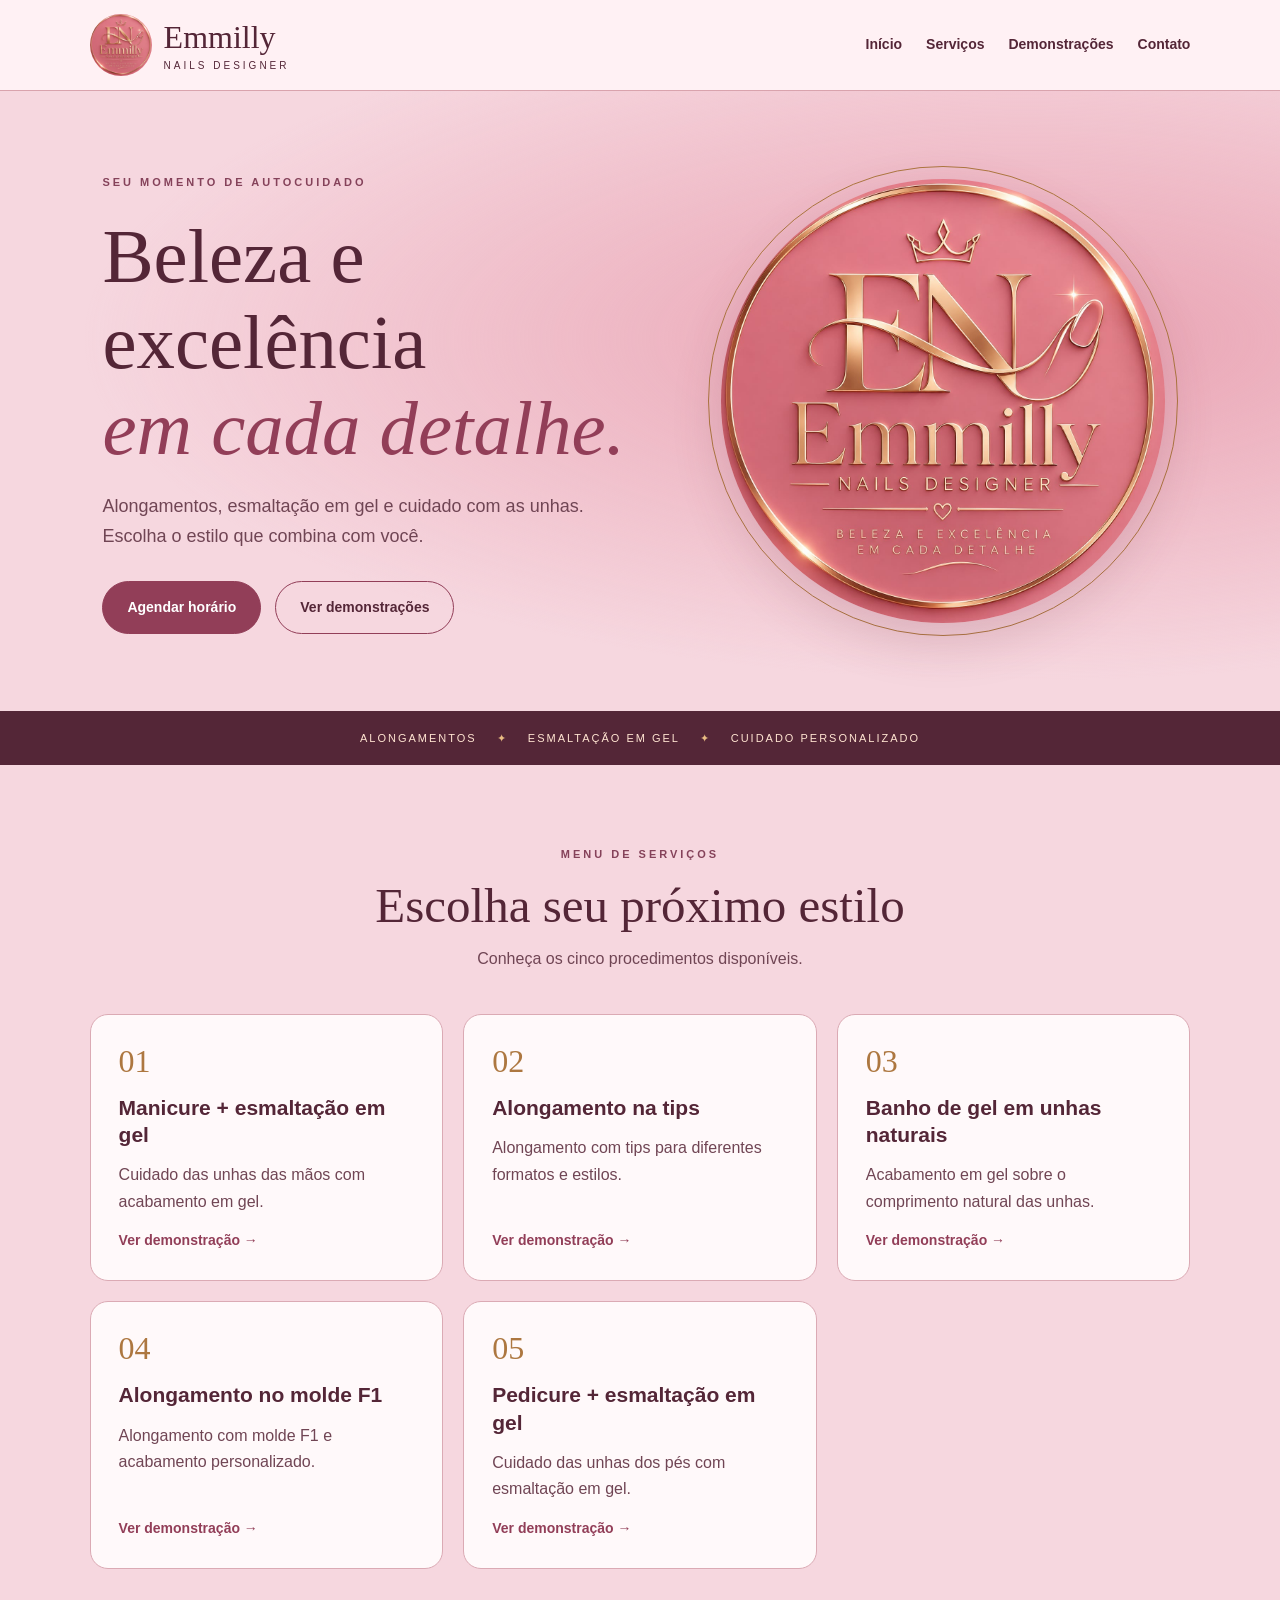
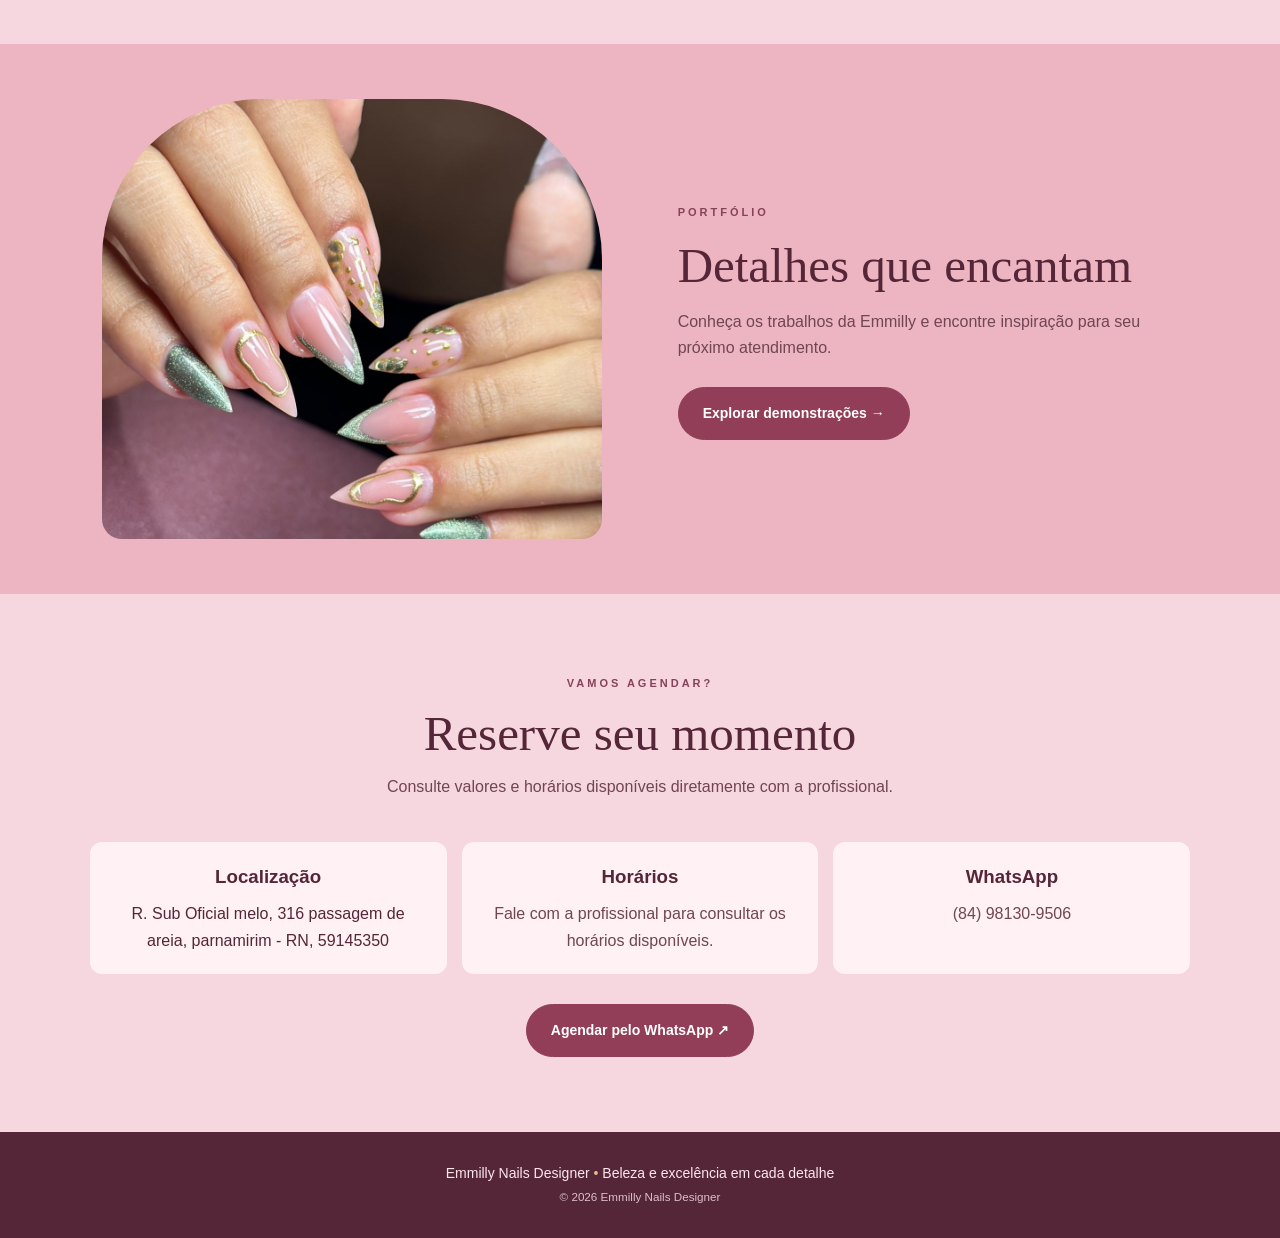
<file: index.html>
<!DOCTYPE html>
<html lang="pt-BR">
 <head>
  <meta charset="utf-8"/>
  <meta content="width=device-width, initial-scale=1" name="viewport"/>
  <title>
   Início | Emmilly Nails Designer
  </title>
  <link href="img/logo.jpg" rel="icon"/>
  <link href="style.css" rel="stylesheet"/>
 </head>
 <body>
  <header>
   <a class="brand" href="index.html">
    <img alt="Logo Emmilly" src="img/logo.jpg"/>
    <span>
     Emmilly
     <small>
      NAILS DESIGNER
     </small>
    </span>
   </a>
   <nav aria-label="Menu principal">
    <a href="index.html">
     Início
    </a>
    <a href="index.html#servicos">
     Serviços
    </a>
    <a href="demonstracoes.html">
     Demonstrações
    </a>
    <a href="index.html#contato">
     Contato
    </a>
   </nav>
  </header>
  <main>
   <section class="hero">
    <div>
     <span class="eyebrow">
      SEU MOMENTO DE AUTOCUIDADO
     </span>
     <h1>
      Beleza e excelência
      <br/>
      <em>
       em cada detalhe.
      </em>
     </h1>
     <p>
      Alongamentos, esmaltação em gel e cuidado com as unhas. Escolha o estilo que combina com você.
     </p>
     <div class="actions">
      <a class="btn" href="https://wa.me/5584981309506?text=Ol%C3%A1%2C%20Emmilly%21%20Gostaria%20de%20consultar%20os%20hor%C3%A1rios%20dispon%C3%ADveis%20para%20agendar%20meu%20atendimento.%20%F0%9F%92%96" rel="noopener noreferrer" target="_blank">
       Agendar horário
      </a>
      <a class="btn outline" href="demonstracoes.html">
       Ver demonstrações
      </a>
     </div>
    </div>
    <div class="hero-art">
     <img alt="Emmilly Nails Designer — beleza e excelência em cada detalhe" src="img/logo.jpg"/>
    </div>
   </section>
   <div class="ribbon">
    ALONGAMENTOS
    <span>
     ✦
    </span>
    ESMALTAÇÃO EM GEL
    <span>
     ✦
    </span>
    CUIDADO PERSONALIZADO
   </div>
   <section class="section" id="servicos">
    <div class="heading">
     <span class="eyebrow">
      MENU DE SERVIÇOS
     </span>
     <h2>
      Escolha seu próximo estilo
     </h2>
     <p>
      Conheça os cinco procedimentos disponíveis.
     </p>
    </div>
    <div class="services">
     <article class="service">
      <span class="number">
       01
      </span>
      <h3>
       Manicure + esmaltação em gel
      </h3>
      <p>
       Cuidado das unhas das mãos com acabamento em gel.
      </p>
      <a href="demonstracoes.html#esmalte">
       Ver demonstração →
      </a>
     </article>
     <article class="service">
      <span class="number">
       02
      </span>
      <h3>
       Alongamento na tips
      </h3>
      <p>
       Alongamento com tips para diferentes formatos e estilos.
      </p>
      <a href="demonstracoes.html#tips">
       Ver demonstração →
      </a>
     </article>
     <article class="service">
      <span class="number">
       03
      </span>
      <h3>
       Banho de gel em unhas naturais
      </h3>
      <p>
       Acabamento em gel sobre o comprimento natural das unhas.
      </p>
      <a href="demonstracoes.html#banho">
       Ver demonstração →
      </a>
     </article>
     <article class="service">
      <span class="number">
       04
      </span>
      <h3>
       Alongamento no molde F1
      </h3>
      <p>
       Alongamento com molde F1 e acabamento personalizado.
      </p>
      <a href="demonstracoes.html#molde">
       Ver demonstração →
      </a>
     </article>
     <article class="service">
      <span class="number">
       05
      </span>
      <h3>
       Pedicure + esmaltação em gel
      </h3>
      <p>
       Cuidado das unhas dos pés com esmaltação em gel.
      </p>
      <a href="demonstracoes.html#pedicure">
       Ver demonstração →
      </a>
     </article>
    </div>
   </section>
   <section class="feature">
    <img alt="Unhas decoradas em verde e dourado" src="img/molde.jpg"/>
    <div>
     <span class="eyebrow">
      PORTFÓLIO
     </span>
     <h2>
      Detalhes que encantam
     </h2>
     <p>
      Conheça os trabalhos da Emmilly e encontre inspiração para seu próximo atendimento.
     </p>
     <a class="btn" href="demonstracoes.html">
      Explorar demonstrações →
     </a>
    </div>
   </section>
   <section class="section contact" id="contato">
    <div class="heading">
     <span class="eyebrow">
      VAMOS AGENDAR?
     </span>
     <h2>
      Reserve seu momento
     </h2>
     <p>
      Consulte valores e horários disponíveis diretamente com a profissional.
     </p>
    </div>
    <div class="info">
     <div>
      <h3>
       Localização
      </h3>
      
      R. Sub Oficial melo, 316 passagem de areia, parnamirim - RN, 59145350

      </p>
     </div>
     <div>
      <h3>
       Horários
      </h3>
      <p>
       Fale com a profissional para consultar os horários disponíveis.
      </p>
     </div>
     <div>
      <h3>
       WhatsApp
      </h3>
      <p>
       (84) 98130-9506
      </p>
     </div>
    </div>
    <!-- WhatsApp configurado -->
    <a class="btn" href="https://wa.me/5584981309506?text=Ol%C3%A1%2C%20Emmilly%21%20Gostaria%20de%20consultar%20os%20hor%C3%A1rios%20dispon%C3%ADveis%20para%20agendar%20meu%20atendimento." rel="noopener noreferrer" target="_blank">
     Agendar pelo WhatsApp ↗
    </a>
   </section>
  </main>
  <footer>
   Emmilly Nails Designer
   <span>
    •
   </span>
   Beleza e excelência em cada detalhe
   <br/>
   <small>
    © 2026 Emmilly Nails Designer
   </small>
  </footer>
 </body>
</html>
</file>
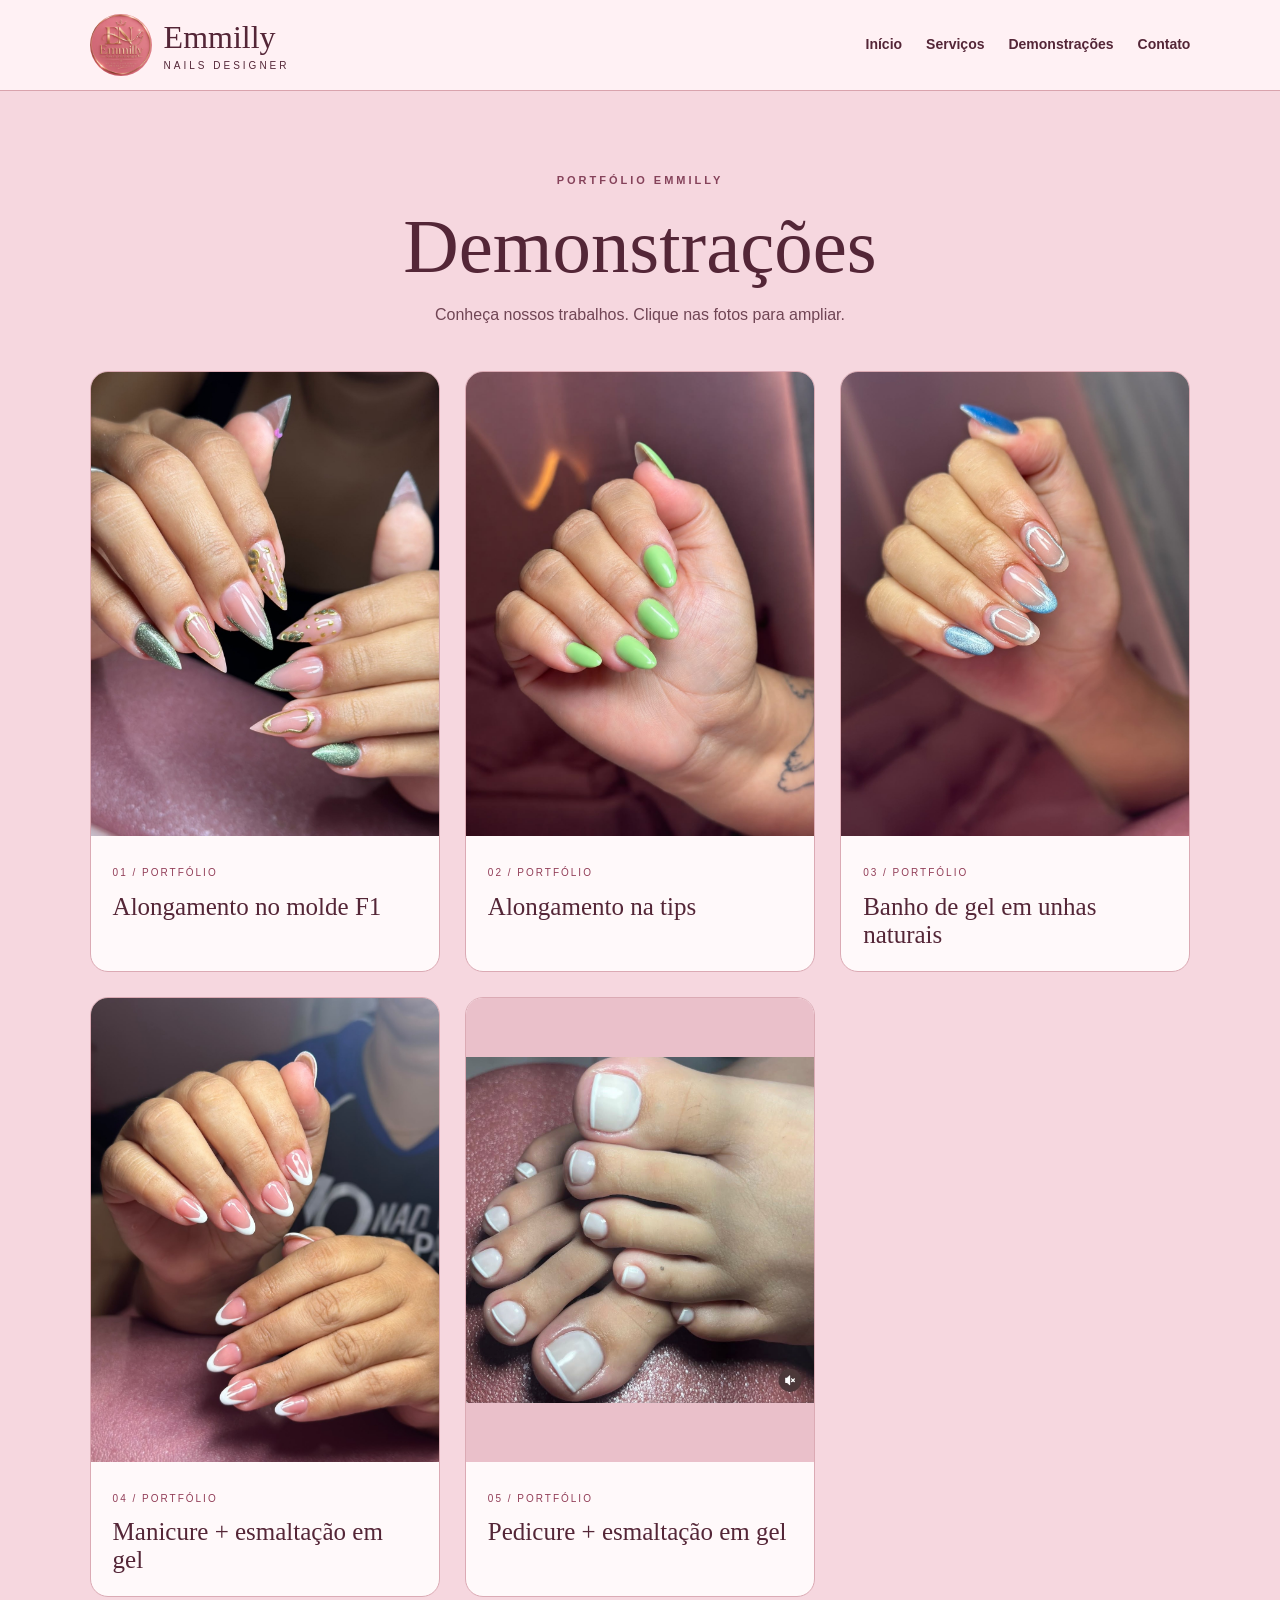
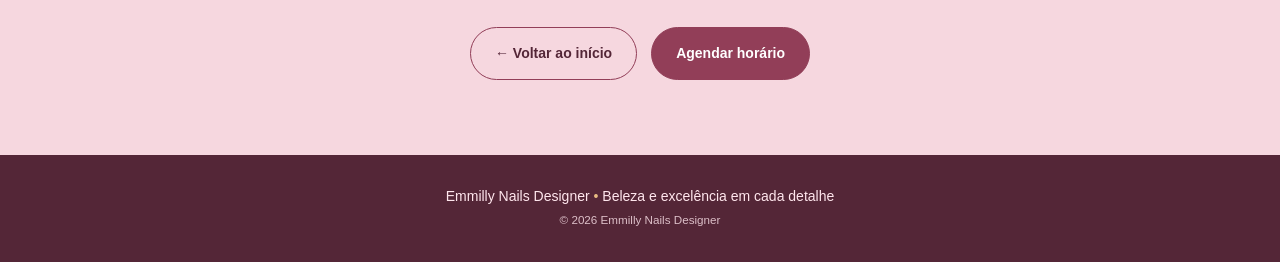
<file: demonstracoes.html>
<!DOCTYPE html>
<html lang="pt-BR">
 <head>
  <meta charset="utf-8"/>
  <meta content="width=device-width, initial-scale=1" name="viewport"/>
  <title>
   Demonstrações | Emmilly Nails Designer
  </title>
  <link href="img/logo.jpg" rel="icon"/>
  <link href="style.css" rel="stylesheet"/>
 </head>
 <body>
  <header>
   <a class="brand" href="index.html">
    <img alt="Logo Emmilly" src="img/logo.jpg"/>
    <span>
     Emmilly
     <small>
      NAILS DESIGNER
     </small>
    </span>
   </a>
   <nav aria-label="Menu principal">
    <a href="index.html">
     Início
    </a>
    <a href="index.html#servicos">
     Serviços
    </a>
    <a href="demonstracoes.html">
     Demonstrações
    </a>
    <a href="index.html#contato">
     Contato
    </a>
   </nav>
  </header>
  <main>
   <section class="section">
    <div class="heading">
     <span class="eyebrow">
      PORTFÓLIO EMMILLY
     </span>
     <h1>
      Demonstrações
     </h1>
     <p>
      Conheça nossos trabalhos. Clique nas fotos para ampliar.
     </p>
    </div>
    <div class="gallery">
     <figure id="molde">
      <a href="img/molde.jpg" rel="noopener" target="_blank">
       <img alt="Alongamento no molde F1" loading="lazy" src="img/molde.jpg"/>
      </a>
      <figcaption>
       <span>
        01 / PORTFÓLIO
       </span>
       <h2>
        Alongamento no molde F1
       </h2>
      </figcaption>
     </figure>
     <figure id="tips">
      <a href="img/tips.jpg" rel="noopener" target="_blank">
       <img alt="Alongamento na tips" loading="lazy" src="img/tips.jpg"/>
      </a>
      <figcaption>
       <span>
        02 / PORTFÓLIO
       </span>
       <h2>
        Alongamento na tips
       </h2>
      </figcaption>
     </figure>
     <figure id="banho">
      <a href="img/banho.jpg" rel="noopener" target="_blank">
       <img alt="Banho de gel em unhas naturais" loading="lazy" src="img/banho.jpg"/>
      </a>
      <figcaption>
       <span>
        03 / PORTFÓLIO
       </span>
       <h2>
        Banho de gel em unhas naturais
       </h2>
      </figcaption>
     </figure>
     <figure id="esmalte">
      <a href="img/esmalte.jpg" rel="noopener" target="_blank">
       <img alt="Manicure + esmaltação em gel" loading="lazy" src="img/esmalte.jpg"/>
      </a>
      <figcaption>
       <span>
        04 / PORTFÓLIO
       </span>
       <h2>
        Manicure + esmaltação em gel
       </h2>
      </figcaption>
     </figure>
     <figure id="pedicure">
      <a href="img/pedicure.jpg" rel="noopener" target="_blank">
       <img alt="Pedicure + esmaltação em gel" loading="lazy" src="img/pedicure.jpg"/>
      </a>
      <figcaption>
       <span>
        05 / PORTFÓLIO
       </span>
       <h2>
        Pedicure + esmaltação em gel
       </h2>
      </figcaption>
     </figure>
    </div>
    <div class="actions center">
     <a class="btn outline" href="index.html">
      ← Voltar ao início
     </a>
     <a class="btn" href="https://wa.me/5584981309506?text=Ol%C3%A1%2C%20Emmilly%21%20Gostaria%20de%20consultar%20os%20hor%C3%A1rios%20dispon%C3%ADveis%20para%20agendar%20meu%20atendimento.%20%F0%9F%92%96" rel="noopener noreferrer" target="_blank">
      Agendar horário
     </a>
    </div>
   </section>
  </main>
  <footer>
   Emmilly Nails Designer
   <span>
    •
   </span>
   Beleza e excelência em cada detalhe
   <br/>
   <small>
    © 2026 Emmilly Nails Designer
   </small>
  </footer>
 </body>
</html>
</file>
<file: style.css>
/* Identidade visual */
:root{--pink:#f6d7df;--light:#fff1f4;--dark:#542637;--rose:#923e58;--gold:#ad7740;--white:#fff9fa}*{box-sizing:border-box}html{scroll-behavior:smooth;scroll-padding-top:110px}body{margin:0;background:var(--pink);color:var(--dark);font-family:Arial,sans-serif;line-height:1.65}a{color:inherit;text-decoration:none}img{display:block;max-width:100%}h1,h2,h3,p,figure{margin:0}h1,h2{font-family:Georgia,serif;font-weight:400;line-height:1.12}h1{font-size:clamp(42px,6vw,82px)}h2{font-size:clamp(30px,4vw,49px)}p{color:#704554}a:focus-visible{outline:3px solid var(--gold);outline-offset:4px}header{display:flex;align-items:center;justify-content:space-between;gap:24px;padding:14px 7%;background:var(--light);border-bottom:1px solid #d9a3ad;position:sticky;top:0;z-index:5}.brand{display:flex;align-items:center;gap:12px;font:32px Georgia,serif}.brand img{width:62px;height:62px;border-radius:50%;object-fit:cover}.brand small{display:block;font:10px Arial;letter-spacing:3px;margin-top:4px}nav{display:flex;flex-wrap:wrap;gap:24px;font-size:14px;font-weight:bold}nav a:hover{color:var(--rose);text-decoration:underline}.hero{display:grid;grid-template-columns:1.15fr 1fr;align-items:center;gap:6%;padding:75px 8%;background:radial-gradient(ellipse at 80% 40%,#e9a2b2,transparent 65%),var(--pink)}.hero h1{margin:20px 0}.hero em{color:var(--rose)}.hero p{max-width:520px;font-size:18px}.eyebrow{font-size:11px;font-weight:bold;letter-spacing:3px;color:#85425a}.hero-art{padding:12px;border:1px solid var(--gold);border-radius:50%;max-width:500px;justify-self:center}.hero-art img{border-radius:50%;box-shadow:0 18px 50px #74344730}.actions{display:flex;flex-wrap:wrap;gap:14px;margin-top:30px}.btn{display:inline-block;padding:14px 24px;background:var(--rose);color:white;border:1px solid var(--rose);border-radius:30px;font-weight:bold;font-size:14px;transition:transform .2s,background .2s}.btn:hover{transform:translateY(-3px);background:var(--dark);color:white}.outline{background:transparent;color:var(--dark)}.ribbon{padding:18px 5%;text-align:center;background:var(--dark);color:#ffe4d1;font-size:11px;letter-spacing:2px}.ribbon span{margin:0 15px;color:#e8bb82}.section{padding:75px 7%;max-width:1500px;margin:auto}.heading{text-align:center;margin-bottom:42px}.heading h1,.heading h2{margin:12px 0}.services{display:grid;grid-template-columns:repeat(3,minmax(0,1fr));gap:20px}.service{background:var(--white);border:1px solid #dbaab4;border-radius:18px;padding:28px;display:flex;flex-direction:column;gap:14px}.number{font:32px Georgia;color:var(--gold)}.service h3{font-size:21px;line-height:1.3}.service a{margin-top:auto;color:var(--rose);font-weight:bold;font-size:14px}.feature{display:grid;grid-template-columns:1fr 1fr;align-items:center;gap:7%;padding:55px 8%;background:#edb5c2}.feature img{width:100%;height:440px;object-fit:cover;border-radius:160px 160px 20px 20px}.feature h2{margin:15px 0}.feature p{margin-bottom:25px}.contact{text-align:center}.info{display:grid;grid-template-columns:repeat(3,1fr);gap:15px;margin-bottom:30px}.info div{padding:20px;background:var(--light);border-radius:12px;overflow-wrap:anywhere}.info h3{margin-bottom:8px}.gallery{display:grid;grid-template-columns:repeat(3,minmax(0,1fr));gap:25px}.gallery figure{background:var(--white);border:1px solid #dbaab4;border-radius:18px;overflow:hidden;scroll-margin-top:110px}.gallery img{width:100%;aspect-ratio:3/4;object-fit:contain;background:#eac0ca;transition:opacity .2s}.gallery a:hover img{opacity:.85}.gallery figcaption{padding:22px}.gallery figcaption span{font-size:10px;letter-spacing:2px;color:var(--rose)}.gallery h2{font-size:25px;margin-top:8px}.center{justify-content:center}footer{text-align:center;background:var(--dark);color:#ffe6ed;padding:30px 6%;font-size:14px}footer span{color:#e8bb82}footer small{opacity:.8}@media(max-width:850px){header{position:static;flex-direction:column}nav{justify-content:center;gap:15px}.hero{grid-template-columns:1fr;text-align:center;gap:35px;padding:45px 6%}.hero p{margin:auto}.actions{justify-content:center}.hero-art{max-width:350px}.services,.gallery{grid-template-columns:repeat(2,minmax(0,1fr))}.feature{gap:25px}.feature img{height:340px}}@media(max-width:540px){.services,.gallery,.feature,.info{grid-template-columns:1fr}.section{padding:48px 6%}.feature{padding:40px 6%}.feature img{height:350px}.ribbon span{margin:0 4px}.ribbon{letter-spacing:1px}.brand{font-size:28px}nav{font-size:12px}.gallery img{aspect-ratio:auto;max-height:650px}.hero h1{font-size:43px}}@media(prefers-reduced-motion:reduce){*{scroll-behavior:auto!important;transition:none!important}}
</file>
